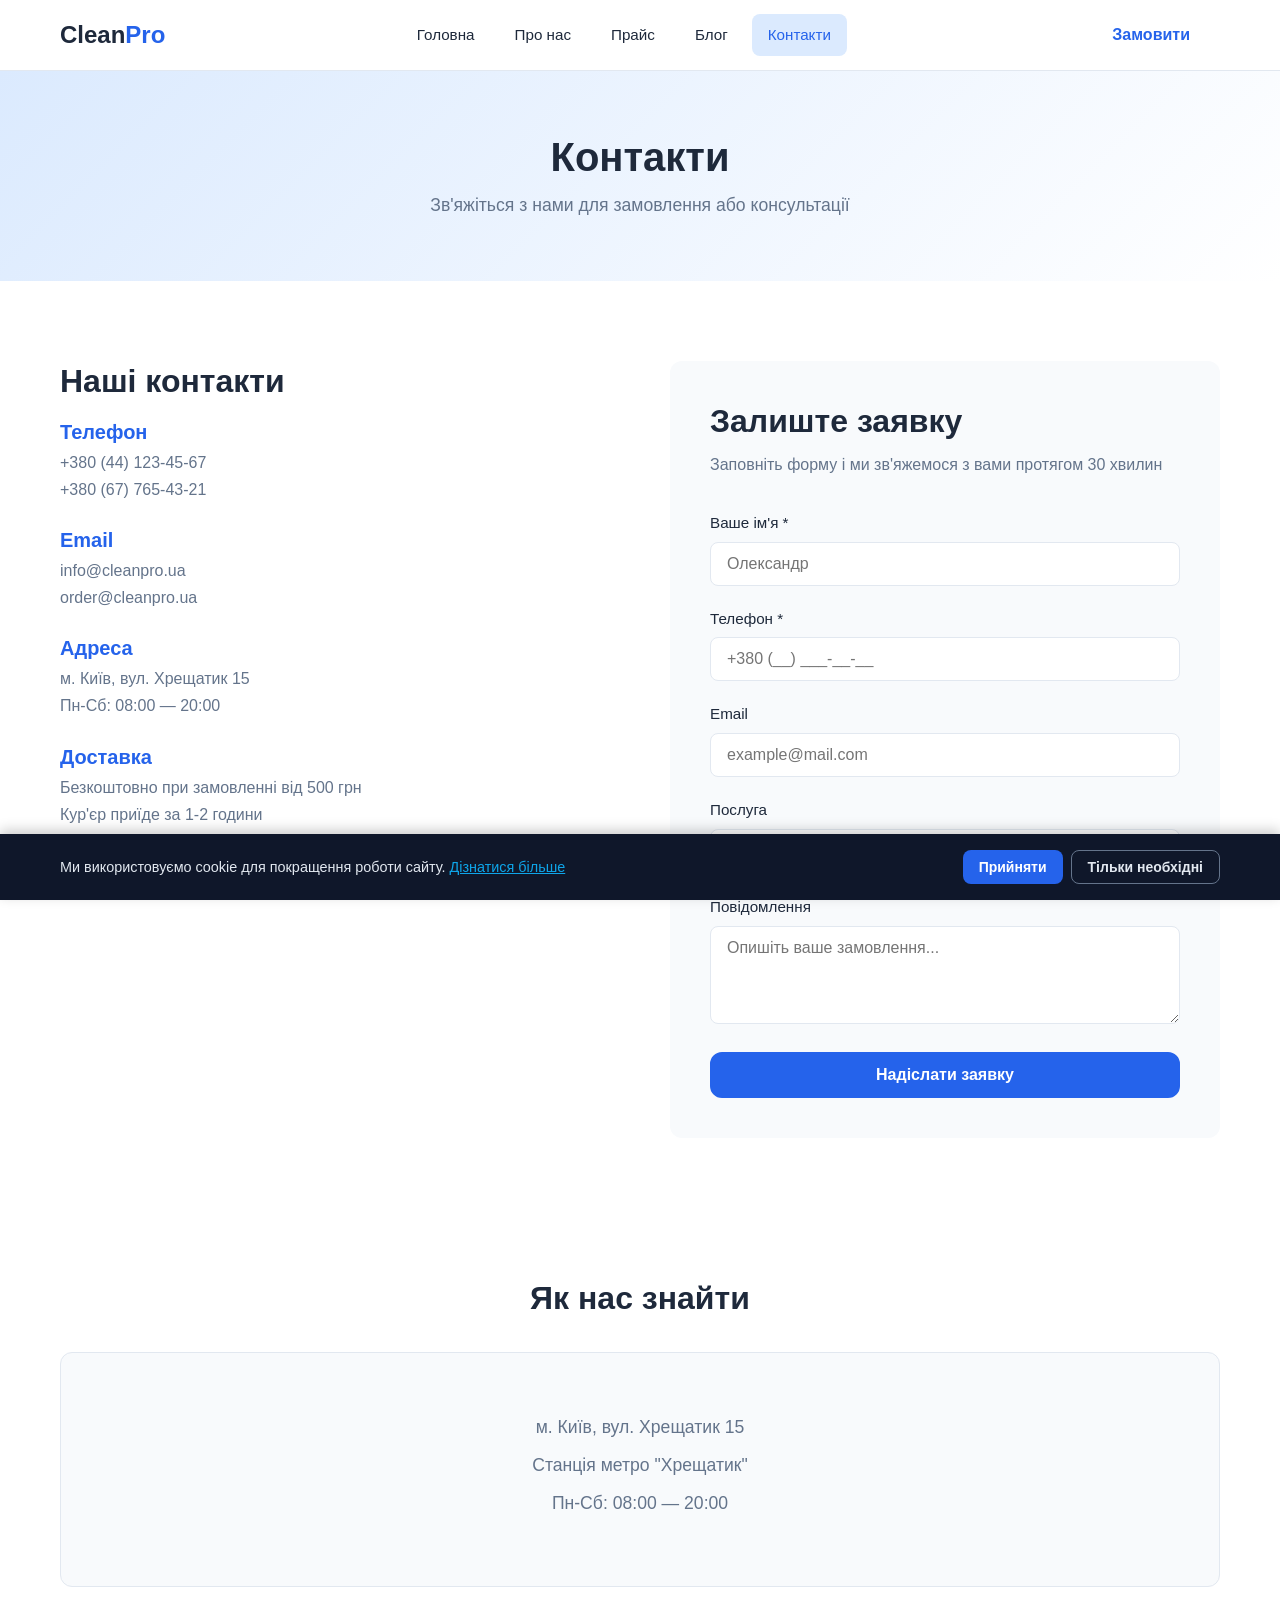
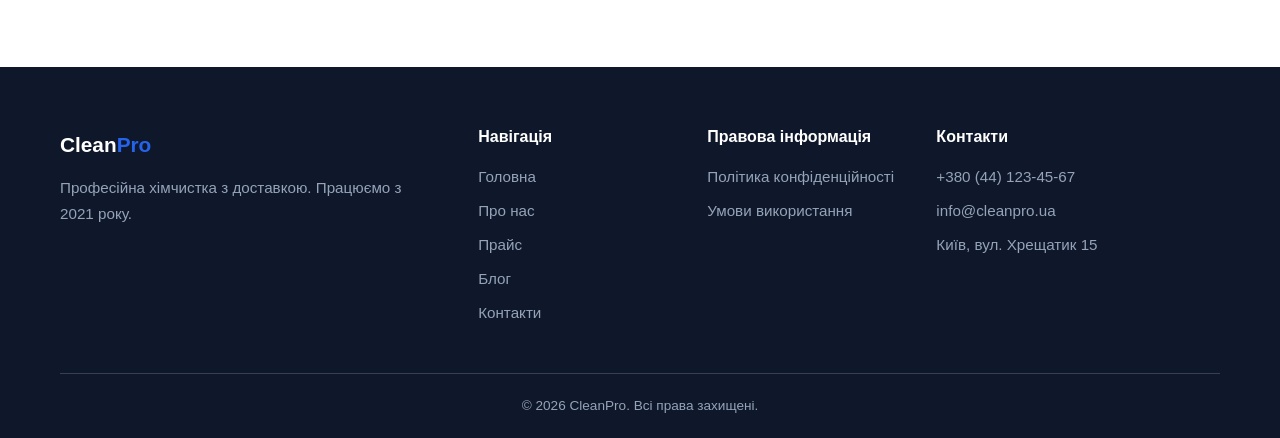
<file: task2-dryclean/contacts.html>
<!DOCTYPE html>
<html lang="uk">
<head>
    <meta charset="UTF-8">
    <meta name="viewport" content="width=device-width, initial-scale=1.0">
    <meta name="description" content="Контакти CleanPro — замовте хімчистку онлайн або зателефонуйте нам. Безкоштовна доставка по Києву.">
    <meta property="og:title" content="Контакти — CleanPro">
    <meta property="og:description" content="Зв'яжіться з нами для замовлення хімчистки. Телефон, email, адреса.">
    <meta property="og:type" content="website">
    <title>Контакти — CleanPro</title>
    <link rel="stylesheet" href="css/style.css">
</head>
<body>
    <header class="header">
        <div class="container">
            <a href="index.html" class="logo">Clean<span>Pro</span></a>
            <nav class="nav" id="nav">
                <a href="index.html">Головна</a>
                <a href="about.html">Про нас</a>
                <a href="prices.html">Прайс</a>
                <a href="blog.html">Блог</a>
                <a href="contacts.html" class="active">Контакти</a>
            </nav>
            <a href="contacts.html" class="btn btn-header">Замовити</a>
            <button class="burger" id="burger" aria-label="Меню">
                <span></span><span></span><span></span>
            </button>
        </div>
    </header>

    <main>
        <section class="page-hero">
            <div class="container">
                <h1>Контакти</h1>
                <p>Зв'яжіться з нами для замовлення або консультації</p>
            </div>
        </section>

        <section class="contacts-section">
            <div class="container">
                <div class="contacts-grid">
                    <div class="contact-info">
                        <h2>Наші контакти</h2>
                        <div class="contact-item">
                            <h3>Телефон</h3>
                            <p>+380 (44) 123-45-67</p>
                            <p>+380 (67) 765-43-21</p>
                        </div>
                        <div class="contact-item">
                            <h3>Email</h3>
                            <p>info@cleanpro.ua</p>
                            <p>order@cleanpro.ua</p>
                        </div>
                        <div class="contact-item">
                            <h3>Адреса</h3>
                            <p>м. Київ, вул. Хрещатик 15</p>
                            <p>Пн-Сб: 08:00 — 20:00</p>
                        </div>
                        <div class="contact-item">
                            <h3>Доставка</h3>
                            <p>Безкоштовно при замовленні від 500 грн</p>
                            <p>Кур'єр приїде за 1-2 години</p>
                        </div>
                    </div>

                    <div class="contact-form-wrapper">
                        <h2>Залиште заявку</h2>
                        <p>Заповніть форму і ми зв'яжемося з вами протягом 30 хвилин</p>
                        <form class="contact-form" id="contactForm">
                            <div class="form-group">
                                <label for="name">Ваше ім'я *</label>
                                <input type="text" id="name" name="name" required placeholder="Олександр">
                            </div>
                            <div class="form-group">
                                <label for="phone">Телефон *</label>
                                <input type="tel" id="phone" name="phone" required placeholder="+380 (__) ___-__-__">
                            </div>
                            <div class="form-group">
                                <label for="email">Email</label>
                                <input type="email" id="email" name="email" placeholder="example@mail.com">
                            </div>
                            <div class="form-group">
                                <label for="service">Послуга</label>
                                <select id="service" name="service">
                                    <option value="">Оберіть послугу</option>
                                    <option value="clothes">Хімчистка одягу</option>
                                    <option value="furniture">Чистка меблів</option>
                                    <option value="carpets">Чистка килимів</option>
                                    <option value="shoes">Чистка взуття</option>
                                    <option value="fur">Догляд за кожухами</option>
                                    <option value="car">Чистка автосалону</option>
                                    <option value="other">Інше</option>
                                </select>
                            </div>
                            <div class="form-group">
                                <label for="message">Повідомлення</label>
                                <textarea id="message" name="message" rows="4" placeholder="Опишіть ваше замовлення..."></textarea>
                            </div>
                            <button type="submit" class="btn btn-primary btn-block">Надіслати заявку</button>
                        </form>
                        <div class="form-success" id="formSuccess" style="display: none;">
                            <h3>Дякуємо за заявку!</h3>
                            <p>Ми зв'яжемося з вами протягом 30 хвилин.</p>
                        </div>
                    </div>
                </div>
            </div>
        </section>

        <section class="map-section">
            <div class="container">
                <h2>Як нас знайти</h2>
                <div class="map-placeholder">
                    <div class="map-frame">
                        <p>м. Київ, вул. Хрещатик 15</p>
                        <p>Станція метро "Хрещатик"</p>
                        <p>Пн-Сб: 08:00 — 20:00</p>
                    </div>
                </div>
            </div>
        </section>
    </main>

    <footer class="footer">
        <div class="container">
            <div class="footer-grid">
                <div class="footer-col">
                    <a href="index.html" class="logo">Clean<span>Pro</span></a>
                    <p>Професійна хімчистка з доставкою. Працюємо з 2021 року.</p>
                </div>
                <div class="footer-col">
                    <h4>Навігація</h4>
                    <a href="index.html">Головна</a>
                    <a href="about.html">Про нас</a>
                    <a href="prices.html">Прайс</a>
                    <a href="blog.html">Блог</a>
                    <a href="contacts.html">Контакти</a>
                </div>
                <div class="footer-col">
                    <h4>Правова інформація</h4>
                    <a href="privacy.html">Політика конфіденційності</a>
                    <a href="terms.html">Умови використання</a>
                </div>
                <div class="footer-col">
                    <h4>Контакти</h4>
                    <p>+380 (44) 123-45-67</p>
                    <p>info@cleanpro.ua</p>
                    <p>Київ, вул. Хрещатик 15</p>
                </div>
            </div>
            <div class="footer-bottom">
                <p>&copy; 2026 CleanPro. Всі права захищені.</p>
            </div>
        </div>
    </footer>

    <div class="cookie-banner" id="cookieBanner">
        <div class="cookie-content">
            <p>Ми використовуємо cookie для покращення роботи сайту. <a href="privacy.html">Дізнатися більше</a></p>
            <div class="cookie-buttons">
                <button class="btn btn-sm" id="cookieAccept">Прийняти</button>
                <button class="btn btn-sm btn-outline" id="cookieDecline">Тільки необхідні</button>
            </div>
        </div>
    </div>

    <script src="js/main.js"></script>
</body>
</html>
</file>
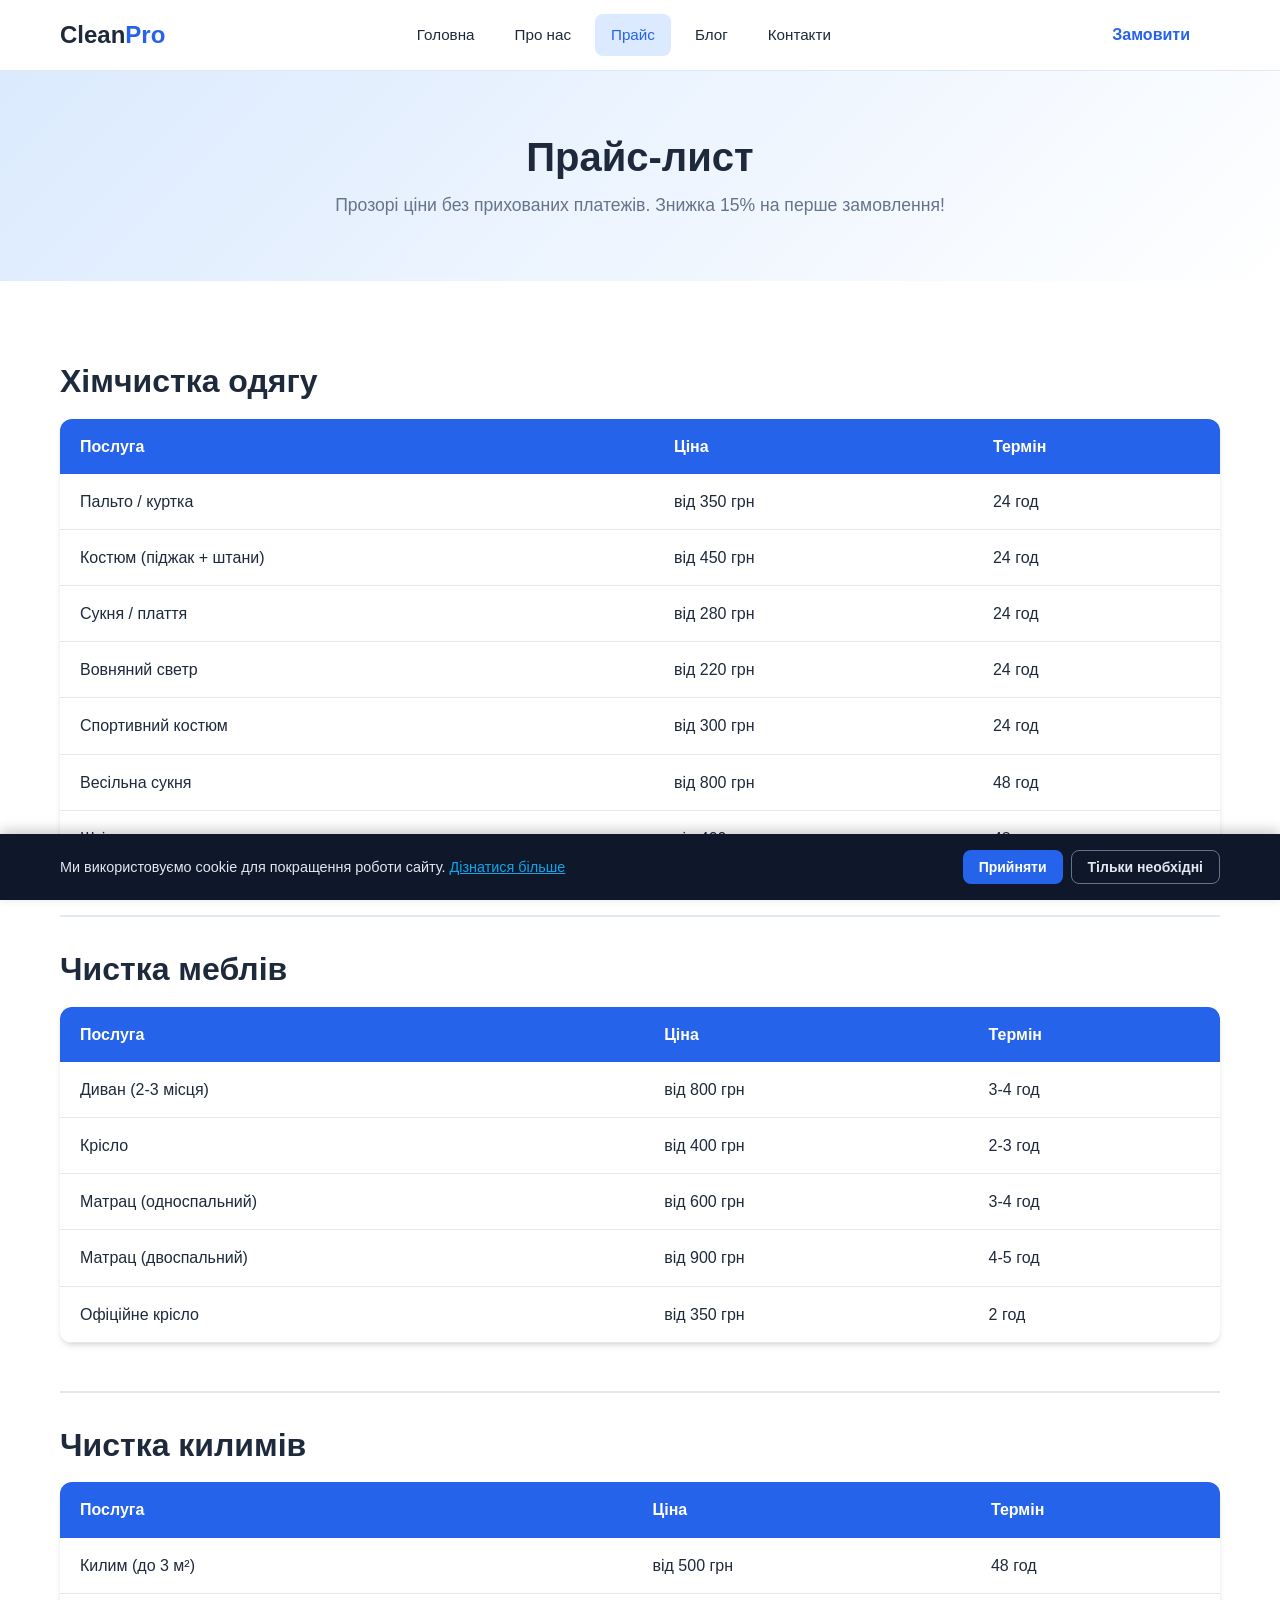
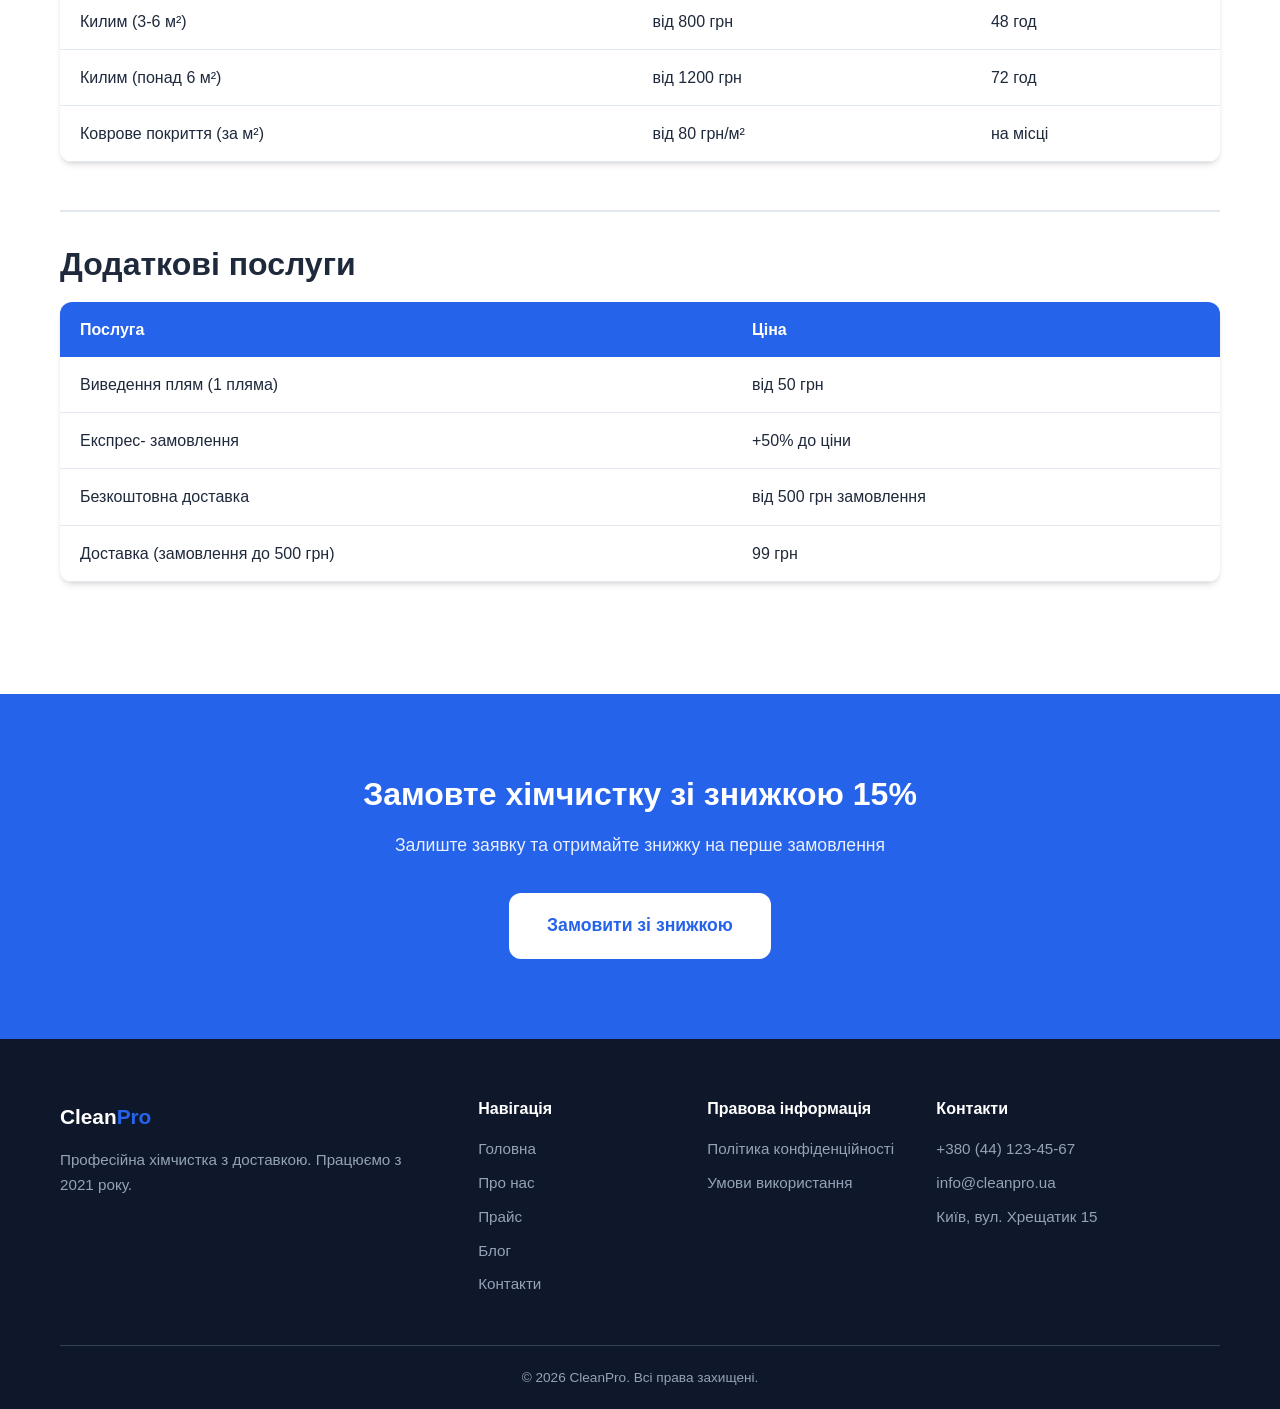
<file: task2-dryclean/prices.html>
<!DOCTYPE html>
<html lang="uk">
<head>
    <meta charset="UTF-8">
    <meta name="viewport" content="width=device-width, initial-scale=1.0">
    <meta name="description" content="Прайс-лист хімчистки CleanPro. Прозорі ціни на всі послуги: одяг, меблі, килими, взуття.">
    <meta property="og:title" content="Прайс — CleanPro">
    <meta property="og:description" content="Ціни на хімчистку одягу, меблів та килимів. Прозорі ціни без прихованих платежів.">
    <meta property="og:type" content="website">
    <title>Прайс — CleanPro</title>
    <link rel="stylesheet" href="css/style.css">
</head>
<body>
    <header class="header">
        <div class="container">
            <a href="index.html" class="logo">Clean<span>Pro</span></a>
            <nav class="nav" id="nav">
                <a href="index.html">Головна</a>
                <a href="about.html">Про нас</a>
                <a href="prices.html" class="active">Прайс</a>
                <a href="blog.html">Блог</a>
                <a href="contacts.html">Контакти</a>
            </nav>
            <a href="contacts.html" class="btn btn-header">Замовити</a>
            <button class="burger" id="burger" aria-label="Меню">
                <span></span><span></span><span></span>
            </button>
        </div>
    </header>

    <main>
        <section class="page-hero">
            <div class="container">
                <h1>Прайс-лист</h1>
                <p>Прозорі ціни без прихованих платежів. Знижка 15% на перше замовлення!</p>
            </div>
        </section>

        <section class="prices-section">
            <div class="container">
                <h2>Хімчистка одягу</h2>
                <table class="price-table">
                    <thead>
                        <tr>
                            <th>Послуга</th>
                            <th>Ціна</th>
                            <th>Термін</th>
                        </tr>
                    </thead>
                    <tbody>
                        <tr>
                            <td>Пальто / куртка</td>
                            <td>від 350 грн</td>
                            <td>24 год</td>
                        </tr>
                        <tr>
                            <td>Костюм (піджак + штани)</td>
                            <td>від 450 грн</td>
                            <td>24 год</td>
                        </tr>
                        <tr>
                            <td>Сукня / плаття</td>
                            <td>від 280 грн</td>
                            <td>24 год</td>
                        </tr>
                        <tr>
                            <td>Вовняний светр</td>
                            <td>від 220 грн</td>
                            <td>24 год</td>
                        </tr>
                        <tr>
                            <td>Спортивний костюм</td>
                            <td>від 300 грн</td>
                            <td>24 год</td>
                        </tr>
                        <tr>
                            <td>Весільна сукня</td>
                            <td>від 800 грн</td>
                            <td>48 год</td>
                        </tr>
                        <tr>
                            <td>Шкіряна куртка</td>
                            <td>від 400 грн</td>
                            <td>48 год</td>
                        </tr>
                    </tbody>
                </table>

                <h2>Чистка меблів</h2>
                <table class="price-table">
                    <thead>
                        <tr>
                            <th>Послуга</th>
                            <th>Ціна</th>
                            <th>Термін</th>
                        </tr>
                    </thead>
                    <tbody>
                        <tr>
                            <td>Диван (2-3 місця)</td>
                            <td>від 800 грн</td>
                            <td>3-4 год</td>
                        </tr>
                        <tr>
                            <td>Крісло</td>
                            <td>від 400 грн</td>
                            <td>2-3 год</td>
                        </tr>
                        <tr>
                            <td>Матрац (односпальний)</td>
                            <td>від 600 грн</td>
                            <td>3-4 год</td>
                        </tr>
                        <tr>
                            <td>Матрац (двоспальний)</td>
                            <td>від 900 грн</td>
                            <td>4-5 год</td>
                        </tr>
                        <tr>
                            <td>Офіційне крісло</td>
                            <td>від 350 грн</td>
                            <td>2 год</td>
                        </tr>
                    </tbody>
                </table>

                <h2>Чистка килимів</h2>
                <table class="price-table">
                    <thead>
                        <tr>
                            <th>Послуга</th>
                            <th>Ціна</th>
                            <th>Термін</th>
                        </tr>
                    </thead>
                    <tbody>
                        <tr>
                            <td>Килим (до 3 м²)</td>
                            <td>від 500 грн</td>
                            <td>48 год</td>
                        </tr>
                        <tr>
                            <td>Килим (3-6 м²)</td>
                            <td>від 800 грн</td>
                            <td>48 год</td>
                        </tr>
                        <tr>
                            <td>Килим (понад 6 м²)</td>
                            <td>від 1200 грн</td>
                            <td>72 год</td>
                        </tr>
                        <tr>
                            <td>Коврове покриття (за м²)</td>
                            <td>від 80 грн/м²</td>
                            <td>на місці</td>
                        </tr>
                    </tbody>
                </table>

                <h2>Додаткові послуги</h2>
                <table class="price-table">
                    <thead>
                        <tr>
                            <th>Послуга</th>
                            <th>Ціна</th>
                        </tr>
                    </thead>
                    <tbody>
                        <tr>
                            <td>Виведення плям (1 пляма)</td>
                            <td>від 50 грн</td>
                        </tr>
                        <tr>
                            <td>Експрес- замовлення</td>
                            <td>+50% до ціни</td>
                        </tr>
                        <tr>
                            <td>Безкоштовна доставка</td>
                            <td>від 500 грн замовлення</td>
                        </tr>
                        <tr>
                            <td>Доставка (замовлення до 500 грн)</td>
                            <td>99 грн</td>
                        </tr>
                    </tbody>
                </table>
            </div>
        </section>

        <section class="cta-section">
            <div class="container">
                <h2>Замовте хімчистку зі знижкою 15%</h2>
                <p>Залиште заявку та отримайте знижку на перше замовлення</p>
                <a href="contacts.html" class="btn btn-primary btn-lg">Замовити зі знижкою</a>
            </div>
        </section>
    </main>

    <footer class="footer">
        <div class="container">
            <div class="footer-grid">
                <div class="footer-col">
                    <a href="index.html" class="logo">Clean<span>Pro</span></a>
                    <p>Професійна хімчистка з доставкою. Працюємо з 2021 року.</p>
                </div>
                <div class="footer-col">
                    <h4>Навігація</h4>
                    <a href="index.html">Головна</a>
                    <a href="about.html">Про нас</a>
                    <a href="prices.html">Прайс</a>
                    <a href="blog.html">Блог</a>
                    <a href="contacts.html">Контакти</a>
                </div>
                <div class="footer-col">
                    <h4>Правова інформація</h4>
                    <a href="privacy.html">Політика конфіденційності</a>
                    <a href="terms.html">Умови використання</a>
                </div>
                <div class="footer-col">
                    <h4>Контакти</h4>
                    <p>+380 (44) 123-45-67</p>
                    <p>info@cleanpro.ua</p>
                    <p>Київ, вул. Хрещатик 15</p>
                </div>
            </div>
            <div class="footer-bottom">
                <p>&copy; 2026 CleanPro. Всі права захищені.</p>
            </div>
        </div>
    </footer>

    <div class="cookie-banner" id="cookieBanner">
        <div class="cookie-content">
            <p>Ми використовуємо cookie для покращення роботи сайту. <a href="privacy.html">Дізнатися більше</a></p>
            <div class="cookie-buttons">
                <button class="btn btn-sm" id="cookieAccept">Прийняти</button>
                <button class="btn btn-sm btn-outline" id="cookieDecline">Тільки необхідні</button>
            </div>
        </div>
    </div>

    <script src="js/main.js"></script>
</body>
</html>
</file>
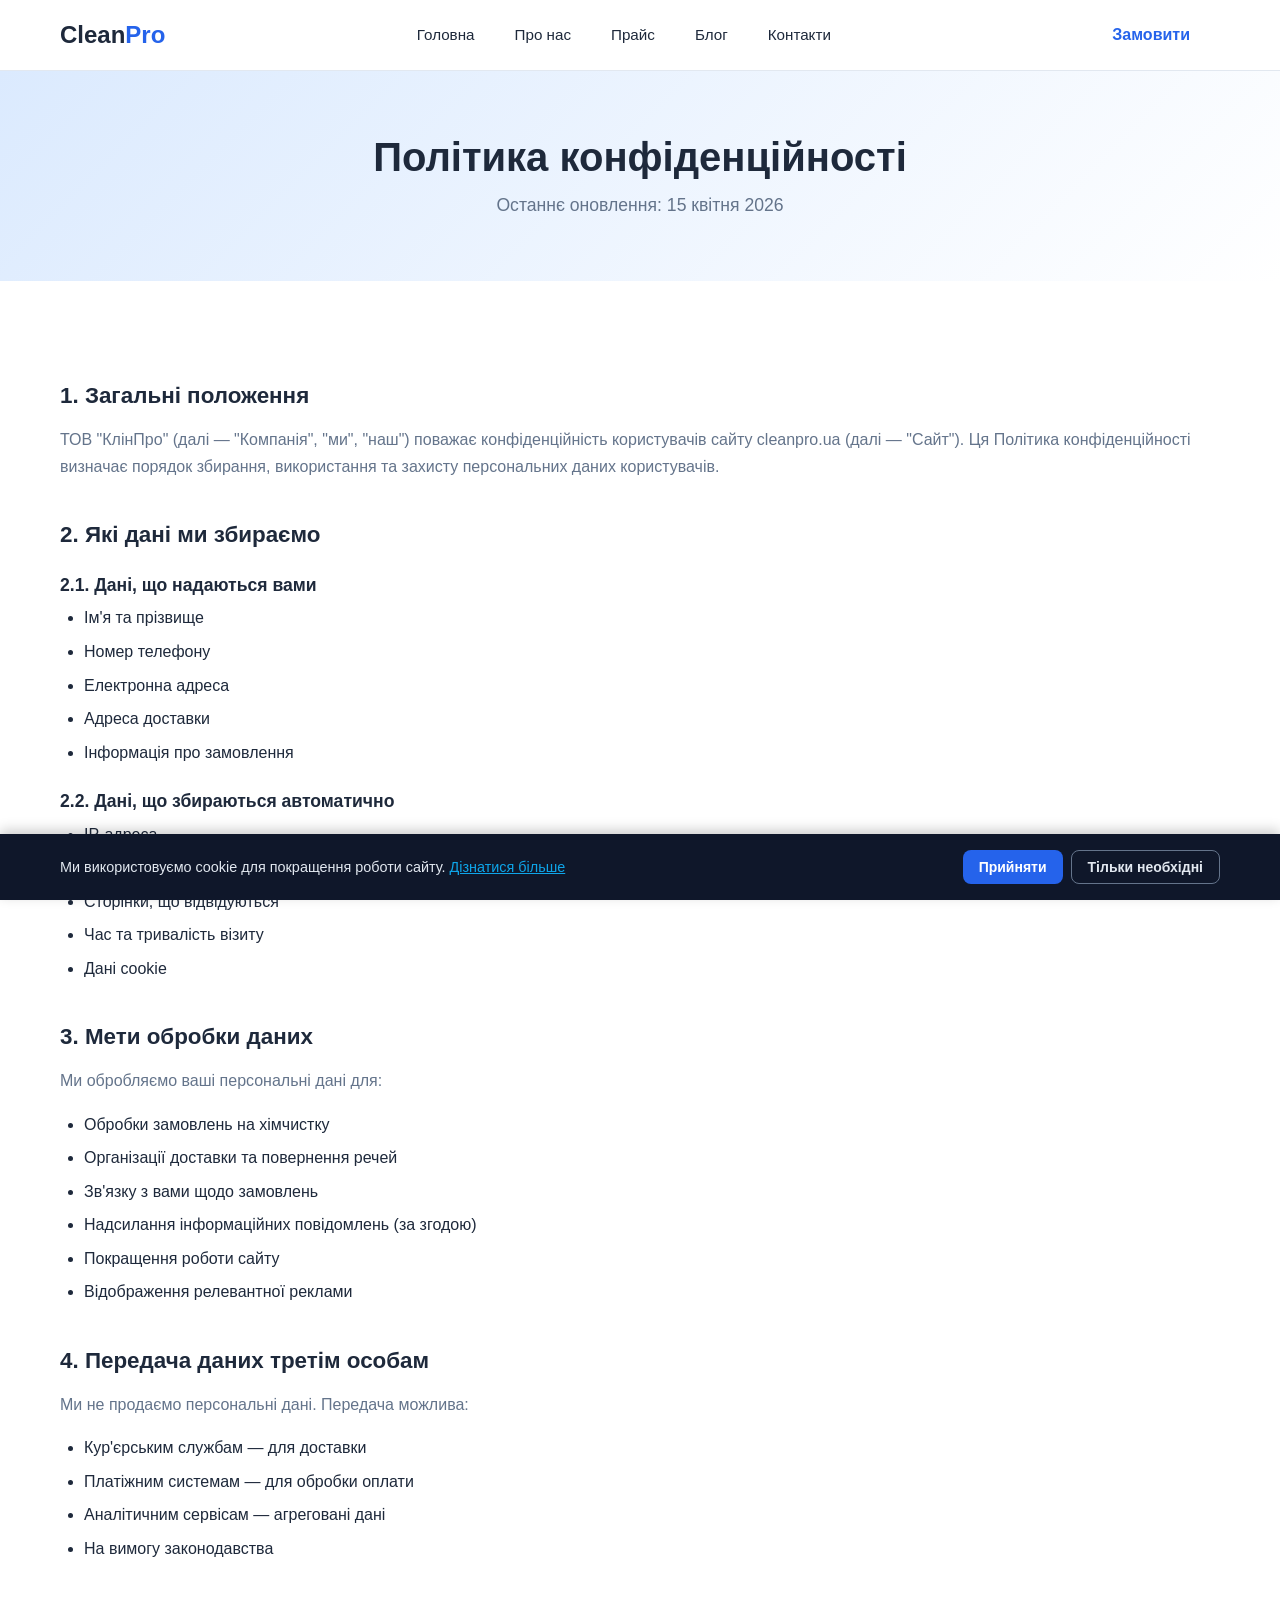
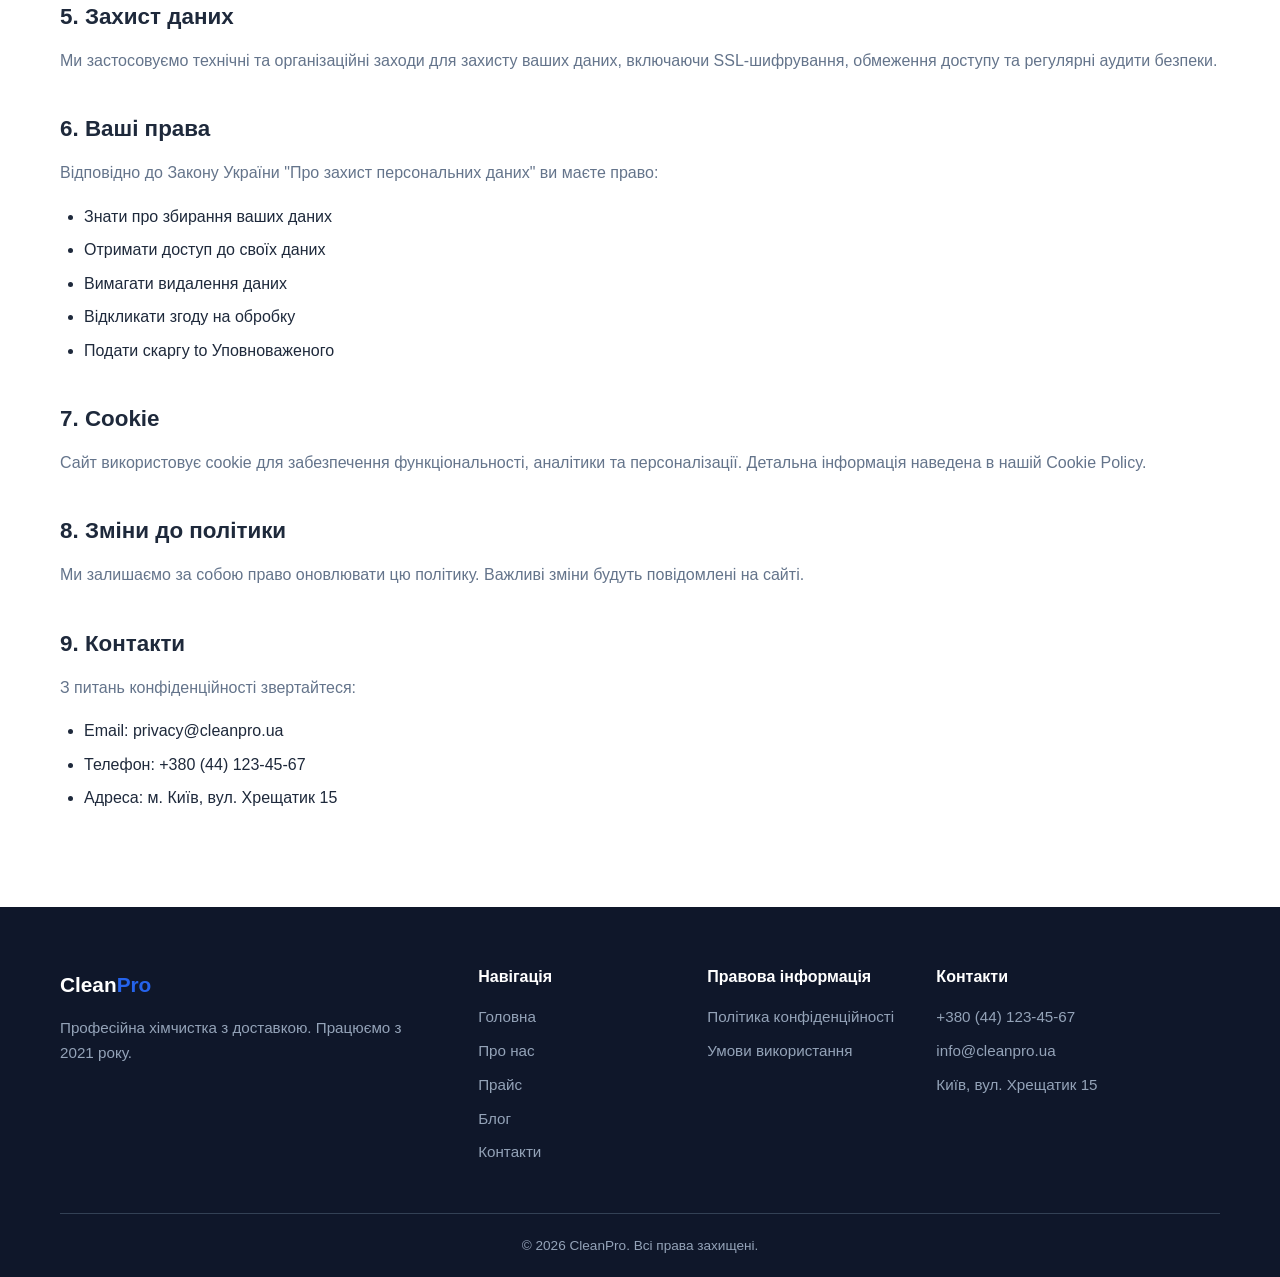
<file: task2-dryclean/privacy.html>
<!DOCTYPE html>
<html lang="uk">
<head>
    <meta charset="UTF-8">
    <meta name="viewport" content="width=device-width, initial-scale=1.0">
    <meta name="description" content="Політика конфіденційності CleanPro — як ми збираємо, використовуємо та захищаємо ваші персональні дані.">
    <meta property="og:title" content="Політика конфіденційності — CleanPro">
    <meta property="og:description" content="Інформація про обробку персональних даних на сайті CleanPro.">
    <meta property="og:type" content="website">
    <title>Політика конфіденційності — CleanPro</title>
    <link rel="stylesheet" href="css/style.css">
</head>
<body>
    <header class="header">
        <div class="container">
            <a href="index.html" class="logo">Clean<span>Pro</span></a>
            <nav class="nav" id="nav">
                <a href="index.html">Головна</a>
                <a href="about.html">Про нас</a>
                <a href="prices.html">Прайс</a>
                <a href="blog.html">Блог</a>
                <a href="contacts.html">Контакти</a>
            </nav>
            <a href="contacts.html" class="btn btn-header">Замовити</a>
            <button class="burger" id="burger" aria-label="Меню">
                <span></span><span></span><span></span>
            </button>
        </div>
    </header>

    <main>
        <section class="page-hero">
            <div class="container">
                <h1>Політика конфіденційності</h1>
                <p>Останнє оновлення: 15 квітня 2026</p>
            </div>
        </section>

        <section class="policy-section">
            <div class="container">
                <h2>1. Загальні положення</h2>
                <p>ТОВ "КлінПро" (далі — "Компанія", "ми", "наш") поважає конфіденційність користувачів сайту cleanpro.ua (далі — "Сайт"). Ця Політика конфіденційності визначає порядок збирання, використання та захисту персональних даних користувачів.</p>

                <h2>2. Які дані ми збираємо</h2>
                <h3>2.1. Дані, що надаються вами</h3>
                <ul>
                    <li>Ім'я та прізвище</li>
                    <li>Номер телефону</li>
                    <li>Електронна адреса</li>
                    <li>Адреса доставки</li>
                    <li>Інформація про замовлення</li>
                </ul>

                <h3>2.2. Дані, що збираються автоматично</h3>
                <ul>
                    <li>IP-адреса</li>
                    <li>Тип браузера та пристрою</li>
                    <li>Сторінки, що відвідуються</li>
                    <li>Час та тривалість візиту</li>
                    <li>Дані cookie</li>
                </ul>

                <h2>3. Мети обробки даних</h2>
                <p>Ми обробляємо ваші персональні дані для:</p>
                <ul>
                    <li>Обробки замовлень на хімчистку</li>
                    <li>Організації доставки та повернення речей</li>
                    <li>Зв'язку з вами щодо замовлень</li>
                    <li>Надсилання інформаційних повідомлень (за згодою)</li>
                    <li>Покращення роботи сайту</li>
                    <li>Відображення релевантної реклами</li>
                </ul>

                <h2>4. Передача даних третім особам</h2>
                <p>Ми не продаємо персональні дані. Передача можлива:</p>
                <ul>
                    <li>Кур'єрським службам — для доставки</li>
                    <li>Платіжним системам — для обробки оплати</li>
                    <li>Аналітичним сервісам — агреговані дані</li>
                    <li>На вимогу законодавства</li>
                </ul>

                <h2>5. Захист даних</h2>
                <p>Ми застосовуємо технічні та організаційні заходи для захисту ваших даних, включаючи SSL-шифрування, обмеження доступу та регулярні аудити безпеки.</p>

                <h2>6. Ваші права</h2>
                <p>Відповідно до Закону України "Про захист персональних даних" ви маєте право:</p>
                <ul>
                    <li>Знати про збирання ваших даних</li>
                    <li>Отримати доступ до своїх даних</li>
                    <li>Вимагати видалення даних</li>
                    <li>Відкликати згоду на обробку</li>
                    <li>Подати скаргу to Уповноваженого</li>
                </ul>

                <h2>7. Cookie</h2>
                <p>Сайт використовує cookie для забезпечення функціональності, аналітики та персоналізації. Детальна інформація наведена в нашій Cookie Policy.</p>

                <h2>8. Зміни до політики</h2>
                <p>Ми залишаємо за собою право оновлювати цю політику. Важливі зміни будуть повідомлені на сайті.</p>

                <h2>9. Контакти</h2>
                <p>З питань конфіденційності звертайтеся:</p>
                <ul>
                    <li>Email: privacy@cleanpro.ua</li>
                    <li>Телефон: +380 (44) 123-45-67</li>
                    <li>Адреса: м. Київ, вул. Хрещатик 15</li>
                </ul>
            </div>
        </section>
    </main>

    <footer class="footer">
        <div class="container">
            <div class="footer-grid">
                <div class="footer-col">
                    <a href="index.html" class="logo">Clean<span>Pro</span></a>
                    <p>Професійна хімчистка з доставкою. Працюємо з 2021 року.</p>
                </div>
                <div class="footer-col">
                    <h4>Навігація</h4>
                    <a href="index.html">Головна</a>
                    <a href="about.html">Про нас</a>
                    <a href="prices.html">Прайс</a>
                    <a href="blog.html">Блог</a>
                    <a href="contacts.html">Контакти</a>
                </div>
                <div class="footer-col">
                    <h4>Правова інформація</h4>
                    <a href="privacy.html">Політика конфіденційності</a>
                    <a href="terms.html">Умови використання</a>
                </div>
                <div class="footer-col">
                    <h4>Контакти</h4>
                    <p>+380 (44) 123-45-67</p>
                    <p>info@cleanpro.ua</p>
                    <p>Київ, вул. Хрещатик 15</p>
                </div>
            </div>
            <div class="footer-bottom">
                <p>&copy; 2026 CleanPro. Всі права захищені.</p>
            </div>
        </div>
    </footer>

    <div class="cookie-banner" id="cookieBanner">
        <div class="cookie-content">
            <p>Ми використовуємо cookie для покращення роботи сайту. <a href="privacy.html">Дізнатися більше</a></p>
            <div class="cookie-buttons">
                <button class="btn btn-sm" id="cookieAccept">Прийняти</button>
                <button class="btn btn-sm btn-outline" id="cookieDecline">Тільки необхідні</button>
            </div>
        </div>
    </div>

    <script src="js/main.js"></script>
</body>
</html>
</file>
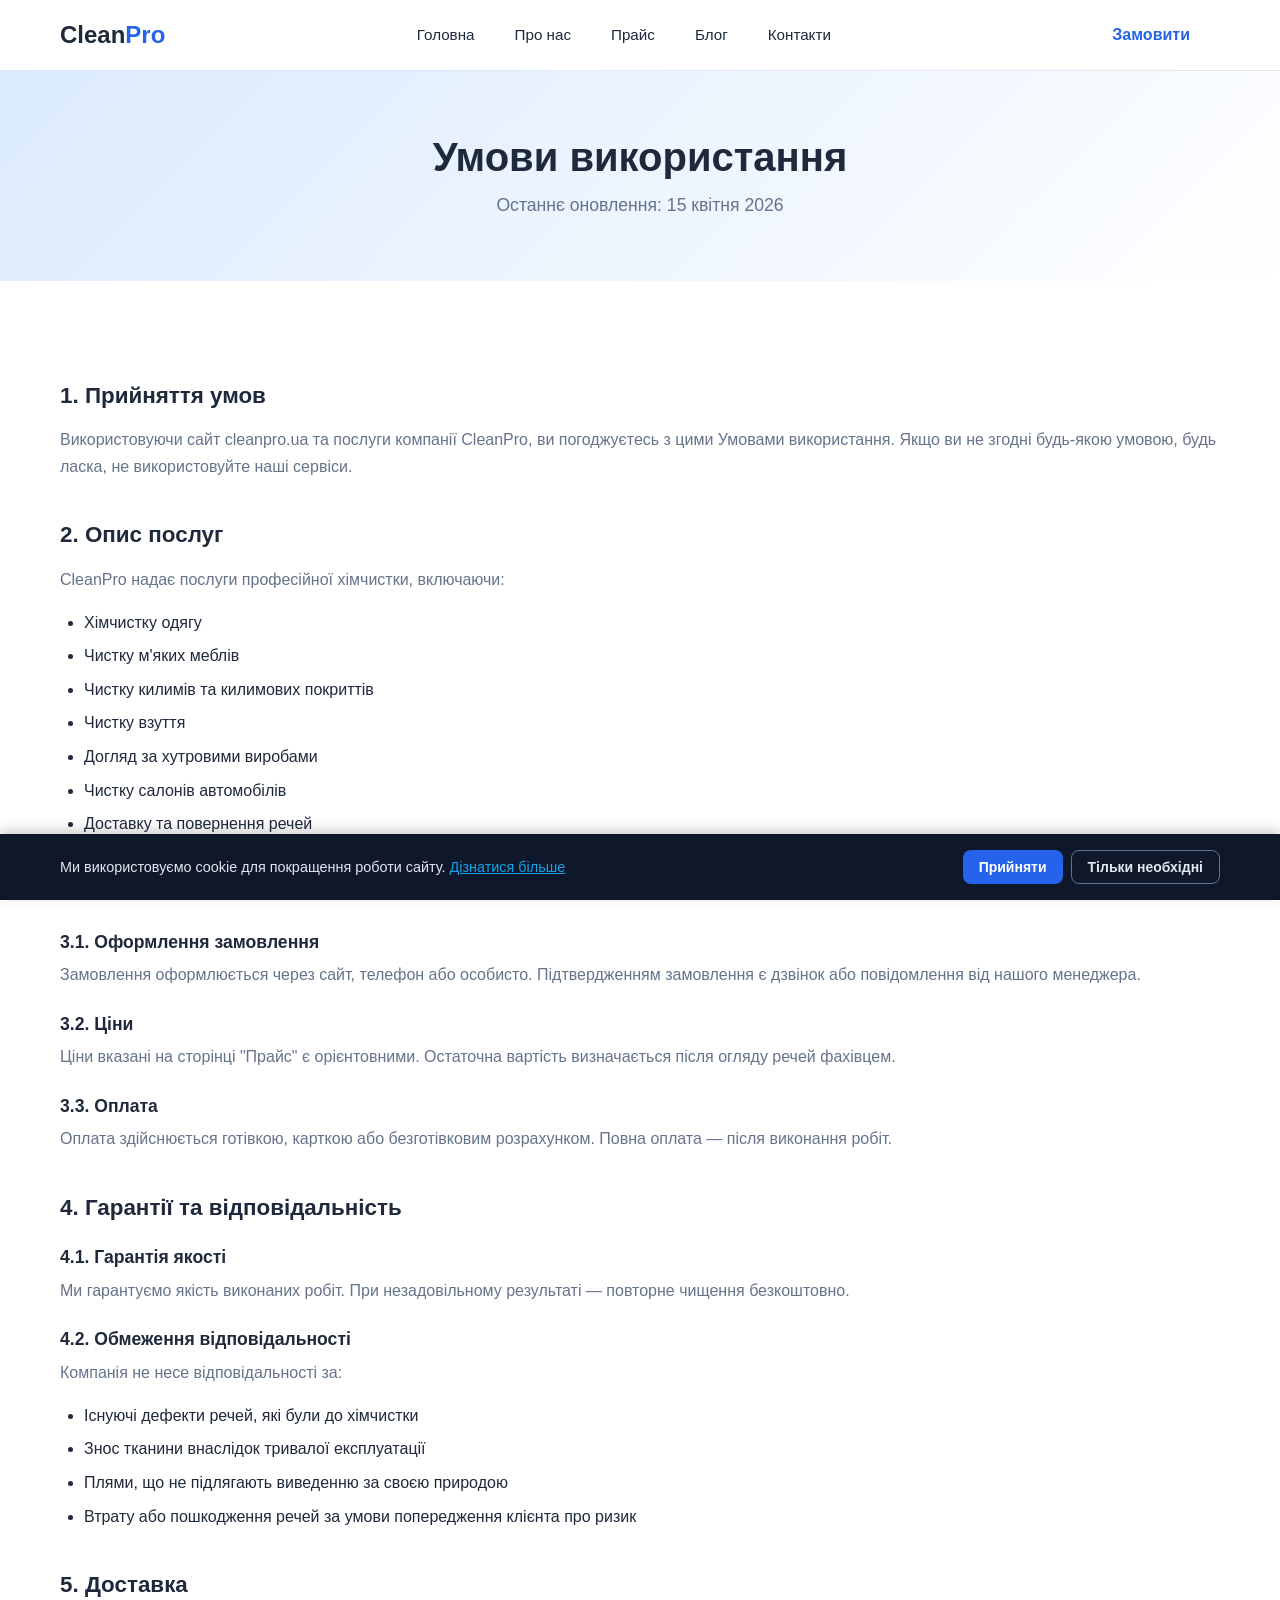
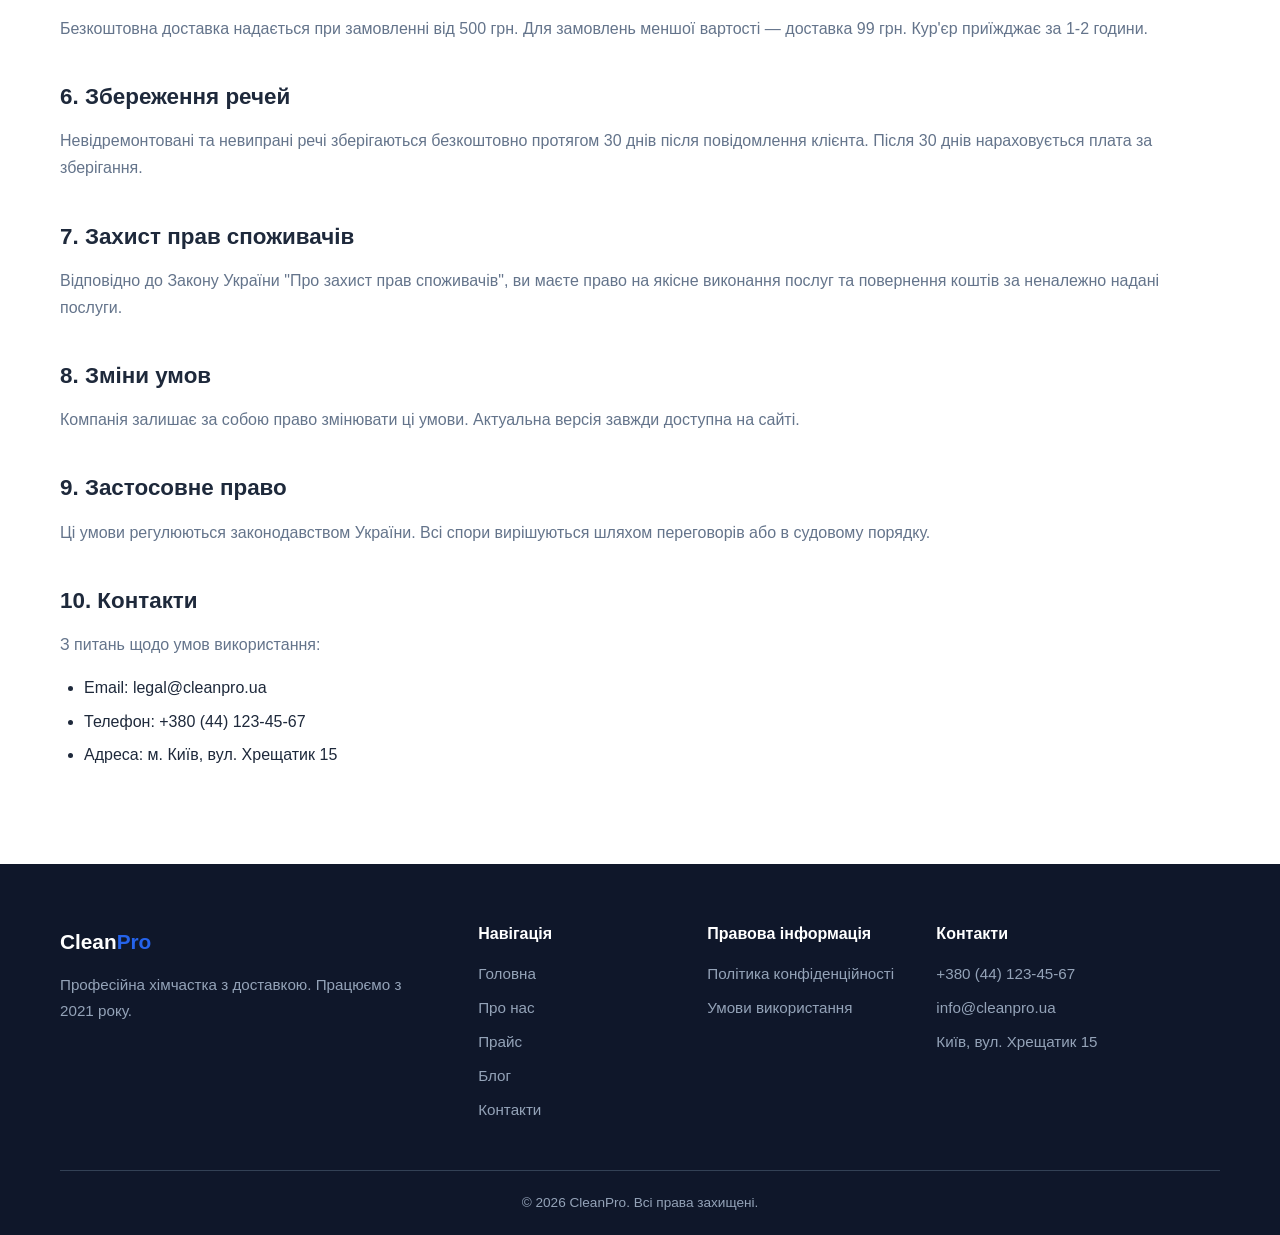
<file: task2-dryclean/terms.html>
<!DOCTYPE html>
<html lang="uk">
<head>
    <meta charset="UTF-8">
    <meta name="viewport" content="width=device-width, initial-scale=1.0">
    <meta name="description" content="Умови використання сайту CleanPro. Правила користування сервісами хімчистки.">
    <meta property="og:title" content="Умови використання — CleanPro">
    <meta property="og:description" content="Умови використання сервісів хімчистки CleanPro.">
    <meta property="og:type" content="website">
    <title>Умови використання — CleanPro</title>
    <link rel="stylesheet" href="css/style.css">
</head>
<body>
    <header class="header">
        <div class="container">
            <a href="index.html" class="logo">Clean<span>Pro</span></a>
            <nav class="nav" id="nav">
                <a href="index.html">Головна</a>
                <a href="about.html">Про нас</a>
                <a href="prices.html">Прайс</a>
                <a href="blog.html">Блог</a>
                <a href="contacts.html">Контакти</a>
            </nav>
            <a href="contacts.html" class="btn btn-header">Замовити</a>
            <button class="burger" id="burger" aria-label="Меню">
                <span></span><span></span><span></span>
            </button>
        </div>
    </header>

    <main>
        <section class="page-hero">
            <div class="container">
                <h1>Умови використання</h1>
                <p>Останнє оновлення: 15 квітня 2026</p>
            </div>
        </section>

        <section class="policy-section">
            <div class="container">
                <h2>1. Прийняття умов</h2>
                <p>Використовуючи сайт cleanpro.ua та послуги компанії CleanPro, ви погоджуєтесь з цими Умовами використання. Якщо ви не згодні будь-якою умовою, будь ласка, не використовуйте наші сервіси.</p>

                <h2>2. Опис послуг</h2>
                <p>CleanPro надає послуги професійної хімчистки, включаючи:</p>
                <ul>
                    <li>Хімчистку одягу</li>
                    <li>Чистку м'яких меблів</li>
                    <li>Чистку килимів та килимових покриттів</li>
                    <li>Чистку взуття</li>
                    <li>Догляд за хутровими виробами</li>
                    <li>Чистку салонів автомобілів</li>
                    <li>Доставку та повернення речей</li>
                </ul>

                <h2>3. Замовлення та оплата</h2>
                <h3>3.1. Оформлення замовлення</h3>
                <p>Замовлення оформлюється через сайт, телефон або особисто. Підтвердженням замовлення є дзвінок або повідомлення від нашого менеджера.</p>

                <h3>3.2. Ціни</h3>
                <p>Ціни вказані на сторінці "Прайс" є орієнтовними. Остаточна вартість визначається після огляду речей фахівцем.</p>

                <h3>3.3. Оплата</h3>
                <p>Оплата здійснюється готівкою, карткою або безготівковим розрахунком. Повна оплата — після виконання робіт.</p>

                <h2>4. Гарантії та відповідальність</h2>
                <h3>4.1. Гарантія якості</h3>
                <p>Ми гарантуємо якість виконаних робіт. При незадовільному результаті — повторне чищення безкоштовно.</p>

                <h3>4.2. Обмеження відповідальності</h3>
                <p>Компанія не несе відповідальності за:</p>
                <ul>
                    <li>Існуючі дефекти речей, які були до хімчистки</li>
                    <li>Знос тканини внаслідок тривалої експлуатації</li>
                    <li>Плями, що не підлягають виведенню за своєю природою</li>
                    <li>Втрату або пошкодження речей за умови попередження клієнта про ризик</li>
                </ul>

                <h2>5. Доставка</h2>
                <p>Безкоштовна доставка надається при замовленні від 500 грн. Для замовлень меншої вартості — доставка 99 грн. Кур'єр приїжджає за 1-2 години.</p>

                <h2>6. Збереження речей</h2>
                <p>Невідремонтовані та невипрані речі зберігаються безкоштовно протягом 30 днів після повідомлення клієнта. Після 30 днів нараховується плата за зберігання.</p>

                <h2>7. Захист прав споживачів</h2>
                <p>Відповідно до Закону України "Про захист прав споживачів", ви маєте право на якісне виконання послуг та повернення коштів за неналежно надані послуги.</p>

                <h2>8. Зміни умов</h2>
                <p>Компанія залишає за собою право змінювати ці умови. Актуальна версія завжди доступна на сайті.</p>

                <h2>9. Застосовне право</h2>
                <p>Ці умови регулюються законодавством України. Всі спори вирішуються шляхом переговорів або в судовому порядку.</p>

                <h2>10. Контакти</h2>
                <p>З питань щодо умов використання:</p>
                <ul>
                    <li>Email: legal@cleanpro.ua</li>
                    <li>Телефон: +380 (44) 123-45-67</li>
                    <li>Адреса: м. Київ, вул. Хрещатик 15</li>
                </ul>
            </div>
        </section>
    </main>

    <footer class="footer">
        <div class="container">
            <div class="footer-grid">
                <div class="footer-col">
                    <a href="index.html" class="logo">Clean<span>Pro</span></a>
                    <p>Професійна хімчастка з доставкою. Працюємо з 2021 року.</p>
                </div>
                <div class="footer-col">
                    <h4>Навігація</h4>
                    <a href="index.html">Головна</a>
                    <a href="about.html">Про нас</a>
                    <a href="prices.html">Прайс</a>
                    <a href="blog.html">Блог</a>
                    <a href="contacts.html">Контакти</a>
                </div>
                <div class="footer-col">
                    <h4>Правова інформація</h4>
                    <a href="privacy.html">Політика конфіденційності</a>
                    <a href="terms.html">Умови використання</a>
                </div>
                <div class="footer-col">
                    <h4>Контакти</h4>
                    <p>+380 (44) 123-45-67</p>
                    <p>info@cleanpro.ua</p>
                    <p>Київ, вул. Хрещатик 15</p>
                </div>
            </div>
            <div class="footer-bottom">
                <p>&copy; 2026 CleanPro. Всі права захищені.</p>
            </div>
        </div>
    </footer>

    <div class="cookie-banner" id="cookieBanner">
        <div class="cookie-content">
            <p>Ми використовуємо cookie для покращення роботи сайту. <a href="privacy.html">Дізнатися більше</a></p>
            <div class="cookie-buttons">
                <button class="btn btn-sm" id="cookieAccept">Прийняти</button>
                <button class="btn btn-sm btn-outline" id="cookieDecline">Тільки необхідні</button>
            </div>
        </div>
    </div>

    <script src="js/main.js"></script>
</body>
</html>
</file>
<file: task2-dryclean/css/style.css>
:root {
    --primary: #2563eb;
    --primary-dark: #1d4ed8;
    --primary-light: #dbeafe;
    --accent: #0ea5e9;
    --text: #1e293b;
    --text-light: #64748b;
    --bg: #ffffff;
    --bg-alt: #f8fafc;
    --bg-dark: #0f172a;
    --border: #e2e8f0;
    --success: #22c55e;
    --radius: 12px;
    --shadow: 0 4px 6px -1px rgba(0, 0, 0, 0.1), 0 2px 4px -2px rgba(0, 0, 0, 0.1);
    --shadow-lg: 0 20px 25px -5px rgba(0, 0, 0, 0.1), 0 8px 10px -6px rgba(0, 0, 0, 0.1);
}

* {
    margin: 0;
    padding: 0;
    box-sizing: border-box;
}

html {
    scroll-behavior: smooth;
}

body {
    font-family: -apple-system, BlinkMacSystemFont, 'Segoe UI', Roboto, 'Helvetica Neue', Arial, sans-serif;
    color: var(--text);
    background: var(--bg);
    line-height: 1.7;
    font-size: 16px;
}

.container {
    max-width: 1200px;
    margin: 0 auto;
    padding: 0 20px;
}

img {
    max-width: 100%;
    height: auto;
    display: block;
}

a {
    color: var(--primary);
    text-decoration: none;
    transition: color 0.2s;
}

a:hover {
    color: var(--primary-dark);
}

h1, h2, h3, h4 {
    line-height: 1.3;
    color: var(--text);
}

h1 { font-size: 2.5rem; font-weight: 700; }
h2 { font-size: 2rem; font-weight: 600; margin-bottom: 1rem; }
h3 { font-size: 1.25rem; font-weight: 600; margin-bottom: 0.5rem; }
h4 { font-size: 1.1rem; font-weight: 600; }

ul {
    padding-left: 1.5rem;
    margin-bottom: 1rem;
}

li {
    margin-bottom: 0.4rem;
}

.btn {
    display: inline-flex;
    align-items: center;
    justify-content: center;
    padding: 12px 28px;
    border-radius: var(--radius);
    font-size: 1rem;
    font-weight: 600;
    cursor: pointer;
    transition: all 0.3s;
    border: 2px solid transparent;
    text-decoration: none;
    white-space: nowrap;
}

.btn-primary {
    background: var(--primary);
    color: #fff;
    border-color: var(--primary);
}

.btn-primary:hover {
    background: var(--primary-dark);
    border-color: var(--primary-dark);
    color: #fff;
}

.btn-outline {
    background: transparent;
    color: var(--primary);
    border-color: var(--primary);
}

.btn-outline:hover {
    background: var(--primary);
    color: #fff;
}

.btn-sm {
    padding: 8px 16px;
    font-size: 0.875rem;
}

.btn-lg {
    padding: 16px 36px;
    font-size: 1.1rem;
}

.btn-block {
    width: 100%;
}

.header {
    position: sticky;
    top: 0;
    background: #fff;
    border-bottom: 1px solid var(--border);
    z-index: 100;
}

.header .container {
    display: flex;
    align-items: center;
    justify-content: space-between;
    height: 70px;
    gap: 20px;
}

.logo {
    font-size: 1.5rem;
    font-weight: 800;
    color: var(--text);
    text-decoration: none;
    flex-shrink: 0;
}

.logo span {
    color: var(--primary);
}

.nav {
    display: flex;
    gap: 8px;
}

.nav a {
    padding: 8px 16px;
    border-radius: 8px;
    color: var(--text);
    font-weight: 500;
    font-size: 0.95rem;
    transition: all 0.2s;
}

.nav a:hover,
.nav a.active {
    background: var(--primary-light);
    color: var(--primary);
}

.btn-header {
    flex-shrink: 0;
}

.burger {
    display: none;
    flex-direction: column;
    gap: 5px;
    background: none;
    border: none;
    cursor: pointer;
    padding: 5px;
    z-index: 200;
}

.burger span {
    display: block;
    width: 24px;
    height: 2px;
    background: var(--text);
    transition: all 0.3s;
}

.burger.active span:nth-child(1) {
    transform: rotate(45deg) translate(5px, 5px);
}

.burger.active span:nth-child(2) {
    opacity: 0;
}

.burger.active span:nth-child(3) {
    transform: rotate(-45deg) translate(5px, -5px);
}

.hero {
    padding: 80px 0;
    background: linear-gradient(135deg, var(--primary-light) 0%, #fff 100%);
}

.hero .container {
    display: grid;
    grid-template-columns: 1fr 1fr;
    gap: 60px;
    align-items: center;
}

.hero h1 {
    font-size: 3rem;
    margin-bottom: 1.5rem;
}

.hero p {
    font-size: 1.2rem;
    color: var(--text-light);
    margin-bottom: 2rem;
}

.hero-buttons {
    display: flex;
    gap: 16px;
    flex-wrap: wrap;
    margin-bottom: 3rem;
}

.hero-stats {
    display: flex;
    gap: 40px;
}

.stat strong {
    display: block;
    font-size: 1.5rem;
    color: var(--primary);
}

.stat span {
    font-size: 0.9rem;
    color: var(--text-light);
}

.hero-image img {
    border-radius: var(--radius);
    box-shadow: var(--shadow-lg);
}

.page-hero {
    padding: 60px 0;
    background: linear-gradient(135deg, var(--primary-light) 0%, #fff 100%);
    text-align: center;
}

.page-hero h1 {
    margin-bottom: 0.5rem;
}

.page-hero p {
    color: var(--text-light);
    font-size: 1.1rem;
}

.services {
    padding: 80px 0;
    text-align: center;
}

.section-subtitle {
    color: var(--text-light);
    margin-bottom: 3rem;
    max-width: 600px;
    margin-left: auto;
    margin-right: auto;
}

.services-grid {
    display: grid;
    grid-template-columns: repeat(3, 1fr);
    gap: 24px;
}

.service-card {
    background: var(--bg);
    border: 1px solid var(--border);
    border-radius: var(--radius);
    padding: 32px 24px;
    text-align: center;
    transition: all 0.3s;
}

.service-card:hover {
    transform: translateY(-4px);
    box-shadow: var(--shadow-lg);
    border-color: var(--primary);
}

.service-icon {
    font-size: 2.5rem;
    margin-bottom: 16px;
}

.service-card h3 {
    margin-bottom: 12px;
}

.service-card p {
    color: var(--text-light);
    font-size: 0.95rem;
}

.why-us {
    padding: 80px 0;
    background: var(--bg-alt);
}

.features-grid {
    display: grid;
    grid-template-columns: repeat(2, 1fr);
    gap: 32px;
}

.feature {
    background: #fff;
    padding: 32px;
    border-radius: var(--radius);
    border: 1px solid var(--border);
}

.feature h3 {
    color: var(--primary);
    margin-bottom: 8px;
}

.feature p {
    color: var(--text-light);
}

.cta-section {
    padding: 80px 0;
    background: var(--primary);
    color: #fff;
    text-align: center;
}

.cta-section h2 {
    color: #fff;
    margin-bottom: 1rem;
}

.cta-section p {
    opacity: 0.9;
    margin-bottom: 2rem;
    font-size: 1.1rem;
}

.cta-buttons {
    display: flex;
    gap: 16px;
    justify-content: center;
    flex-wrap: wrap;
}

.cta-section .btn-primary {
    background: #fff;
    color: var(--primary);
    border-color: #fff;
}

.cta-section .btn-primary:hover {
    background: var(--primary-light);
}

.cta-section .btn-outline {
    color: #fff;
    border-color: #fff;
}

.cta-section .btn-outline:hover {
    background: #fff;
    color: var(--primary);
}

.about-section {
    padding: 80px 0;
}

.about-grid {
    display: grid;
    grid-template-columns: 1fr 1fr;
    gap: 60px;
    align-items: center;
}

.about-text h2 {
    margin-bottom: 1.5rem;
}

.about-text p {
    color: var(--text-light);
    margin-bottom: 1rem;
}

.about-image img {
    border-radius: var(--radius);
    box-shadow: var(--shadow);
}

.values-section {
    padding: 80px 0;
    background: var(--bg-alt);
}

.values-grid {
    display: grid;
    grid-template-columns: repeat(2, 1fr);
    gap: 24px;
}

.value-card {
    background: #fff;
    padding: 32px;
    border-radius: var(--radius);
    border-left: 4px solid var(--primary);
}

.value-card h3 {
    color: var(--primary);
}

.value-card p {
    color: var(--text-light);
}

.team-section {
    padding: 80px 0;
}

.team-grid {
    display: grid;
    grid-template-columns: repeat(3, 1fr);
    gap: 32px;
}

.team-card {
    text-align: center;
}

.team-card img {
    width: 200px;
    height: 200px;
    border-radius: 50%;
    object-fit: cover;
    margin: 0 auto 16px;
}

.team-card h3 {
    margin-bottom: 4px;
}

.team-card p {
    color: var(--text-light);
}

.prices-section {
    padding: 80px 0;
}

.prices-section h2 {
    margin-top: 3rem;
    margin-bottom: 1rem;
    padding-top: 2rem;
    border-top: 2px solid var(--border);
}

.prices-section h2:first-of-type {
    margin-top: 0;
    padding-top: 0;
    border-top: none;
}

.price-table {
    width: 100%;
    border-collapse: collapse;
    margin-bottom: 2rem;
    background: #fff;
    border-radius: var(--radius);
    overflow: hidden;
    box-shadow: var(--shadow);
}

.price-table th {
    background: var(--primary);
    color: #fff;
    padding: 14px 20px;
    text-align: left;
    font-weight: 600;
}

.price-table td {
    padding: 14px 20px;
    border-bottom: 1px solid var(--border);
}

.price-table tr:hover td {
    background: var(--primary-light);
}

.blog-section {
    padding: 80px 0;
}

.blog-grid {
    display: grid;
    grid-template-columns: repeat(2, 1fr);
    gap: 32px;
}

.blog-card {
    background: #fff;
    border-radius: var(--radius);
    overflow: hidden;
    border: 1px solid var(--border);
    transition: all 0.3s;
}

.blog-card:hover {
    transform: translateY(-4px);
    box-shadow: var(--shadow-lg);
}

.blog-card img {
    width: 100%;
    height: 220px;
    object-fit: cover;
}

.blog-card-content {
    padding: 24px;
}

.blog-tag {
    display: inline-block;
    background: var(--primary-light);
    color: var(--primary);
    padding: 4px 12px;
    border-radius: 20px;
    font-size: 0.8rem;
    font-weight: 600;
    margin-bottom: 8px;
}

.blog-card h2 {
    font-size: 1.2rem;
    margin-bottom: 8px;
}

.blog-card p {
    color: var(--text-light);
    font-size: 0.95rem;
    margin-bottom: 12px;
}

.blog-meta {
    display: flex;
    gap: 16px;
    color: var(--text-light);
    font-size: 0.85rem;
}

.contacts-section {
    padding: 80px 0;
}

.contacts-grid {
    display: grid;
    grid-template-columns: 1fr 1fr;
    gap: 60px;
}

.contact-item {
    margin-bottom: 24px;
}

.contact-item h3 {
    color: var(--primary);
    margin-bottom: 4px;
}

.contact-item p {
    color: var(--text-light);
}

.contact-form-wrapper {
    background: var(--bg-alt);
    padding: 40px;
    border-radius: var(--radius);
}

.contact-form-wrapper h2 {
    margin-bottom: 0.5rem;
}

.contact-form-wrapper > p {
    color: var(--text-light);
    margin-bottom: 2rem;
}

.form-group {
    margin-bottom: 20px;
}

.form-group label {
    display: block;
    font-weight: 500;
    margin-bottom: 6px;
    font-size: 0.95rem;
}

.form-group input,
.form-group select,
.form-group textarea {
    width: 100%;
    padding: 12px 16px;
    border: 1px solid var(--border);
    border-radius: 8px;
    font-size: 1rem;
    font-family: inherit;
    transition: border-color 0.3s;
    background: #fff;
}

.form-group input:focus,
.form-group select:focus,
.form-group textarea:focus {
    outline: none;
    border-color: var(--primary);
    box-shadow: 0 0 0 3px var(--primary-light);
}

.form-success {
    text-align: center;
    padding: 40px;
}

.form-success h3 {
    color: var(--success);
    font-size: 1.3rem;
    margin-bottom: 8px;
}

.map-section {
    padding: 60px 0 80px;
}

.map-section h2 {
    text-align: center;
    margin-bottom: 2rem;
}

.map-placeholder {
    background: var(--bg-alt);
    border-radius: var(--radius);
    overflow: hidden;
    border: 1px solid var(--border);
}

.map-frame {
    padding: 60px;
    text-align: center;
    color: var(--text-light);
}

.map-frame p {
    margin-bottom: 8px;
    font-size: 1.1rem;
}

.policy-section {
    padding: 60px 0 80px;
}

.policy-section h2 {
    margin-top: 2.5rem;
    font-size: 1.4rem;
}

.policy-section h3 {
    margin-top: 1.5rem;
    font-size: 1.1rem;
}

.policy-section p {
    color: var(--text-light);
    margin-bottom: 1rem;
}

.footer {
    background: var(--bg-dark);
    color: #94a3b8;
    padding: 60px 0 0;
}

.footer-grid {
    display: grid;
    grid-template-columns: 2fr 1fr 1fr 1.5fr;
    gap: 40px;
    padding-bottom: 40px;
    border-bottom: 1px solid #334155;
}

.footer .logo {
    color: #fff;
    font-size: 1.3rem;
    display: inline-block;
    margin-bottom: 12px;
}

.footer-col p {
    margin-bottom: 8px;
    font-size: 0.95rem;
}

.footer h4 {
    color: #fff;
    margin-bottom: 16px;
    font-size: 1rem;
}

.footer-col a {
    display: block;
    color: #94a3b8;
    margin-bottom: 8px;
    font-size: 0.95rem;
    transition: color 0.2s;
}

.footer-col a:hover {
    color: #fff;
}

.footer-bottom {
    text-align: center;
    padding: 20px 0;
    font-size: 0.85rem;
}

.cookie-banner {
    position: fixed;
    bottom: 0;
    left: 0;
    right: 0;
    background: var(--bg-dark);
    color: #e2e8f0;
    padding: 16px 0;
    z-index: 1000;
    box-shadow: 0 -4px 12px rgba(0, 0, 0, 0.2);
    transform: translateY(100%);
    transition: transform 0.4s ease;
}

.cookie-banner.visible {
    transform: translateY(0);
}

.cookie-content {
    max-width: 1200px;
    margin: 0 auto;
    padding: 0 20px;
    display: flex;
    align-items: center;
    justify-content: space-between;
    gap: 20px;
}

.cookie-content p {
    font-size: 0.9rem;
}

.cookie-content a {
    color: var(--accent);
    text-decoration: underline;
}

.cookie-buttons {
    display: flex;
    gap: 8px;
    flex-shrink: 0;
}

.cookie-banner .btn-sm {
    background: var(--primary);
    color: #fff;
    border: none;
    padding: 8px 16px;
    border-radius: 8px;
    cursor: pointer;
    font-size: 0.875rem;
    font-weight: 600;
}

.cookie-banner .btn-sm:hover {
    background: var(--primary-dark);
}

.cookie-banner .btn-outline {
    background: transparent;
    color: #e2e8f0;
    border: 1px solid #64748b;
    padding: 8px 16px;
    border-radius: 8px;
    cursor: pointer;
    font-size: 0.875rem;
}

.cookie-banner .btn-outline:hover {
    background: #334155;
}

@media (max-width: 1024px) {
    .hero .container {
        grid-template-columns: 1fr;
        gap: 40px;
    }

    .hero-image {
        order: -1;
    }

    .hero h1 {
        font-size: 2.2rem;
    }

    .services-grid {
        grid-template-columns: repeat(2, 1fr);
    }

    .about-grid {
        grid-template-columns: 1fr;
    }

    .contacts-grid {
        grid-template-columns: 1fr;
    }

    .footer-grid {
        grid-template-columns: repeat(2, 1fr);
    }
}

@media (max-width: 768px) {
    .nav {
        position: fixed;
        top: 0;
        right: -100%;
        width: 280px;
        height: 100vh;
        background: #fff;
        flex-direction: column;
        padding: 80px 24px 24px;
        box-shadow: -4px 0 12px rgba(0, 0, 0, 0.1);
        transition: right 0.3s;
        z-index: 150;
    }

    .nav.open {
        right: 0;
    }

    .nav a {
        padding: 12px 0;
        font-size: 1.1rem;
        border-bottom: 1px solid var(--border);
    }

    .burger {
        display: flex;
    }

    .btn-header {
        display: none;
    }

    .hero {
        padding: 40px 0;
    }

    .hero h1 {
        font-size: 1.8rem;
    }

    .hero-stats {
        flex-direction: column;
        gap: 16px;
    }

    .services-grid {
        grid-template-columns: 1fr;
    }

    .features-grid {
        grid-template-columns: 1fr;
    }

    .team-grid {
        grid-template-columns: 1fr;
    }

    .blog-grid {
        grid-template-columns: 1fr;
    }

    .values-grid {
        grid-template-columns: 1fr;
    }

    .footer-grid {
        grid-template-columns: 1fr;
    }

    .price-table {
        font-size: 0.85rem;
    }

    .price-table th,
    .price-table td {
        padding: 10px 12px;
    }

    .cookie-content {
        flex-direction: column;
        text-align: center;
    }
}

@media (max-width: 480px) {
    h1 { font-size: 1.8rem; }
    h2 { font-size: 1.5rem; }

    .hero-buttons {
        flex-direction: column;
    }

    .hero-buttons .btn {
        width: 100%;
    }

    .page-hero {
        padding: 40px 0;
    }

    .about-image {
        display: none;
    }

    .contact-form-wrapper {
        padding: 24px;
    }
}
</file>
